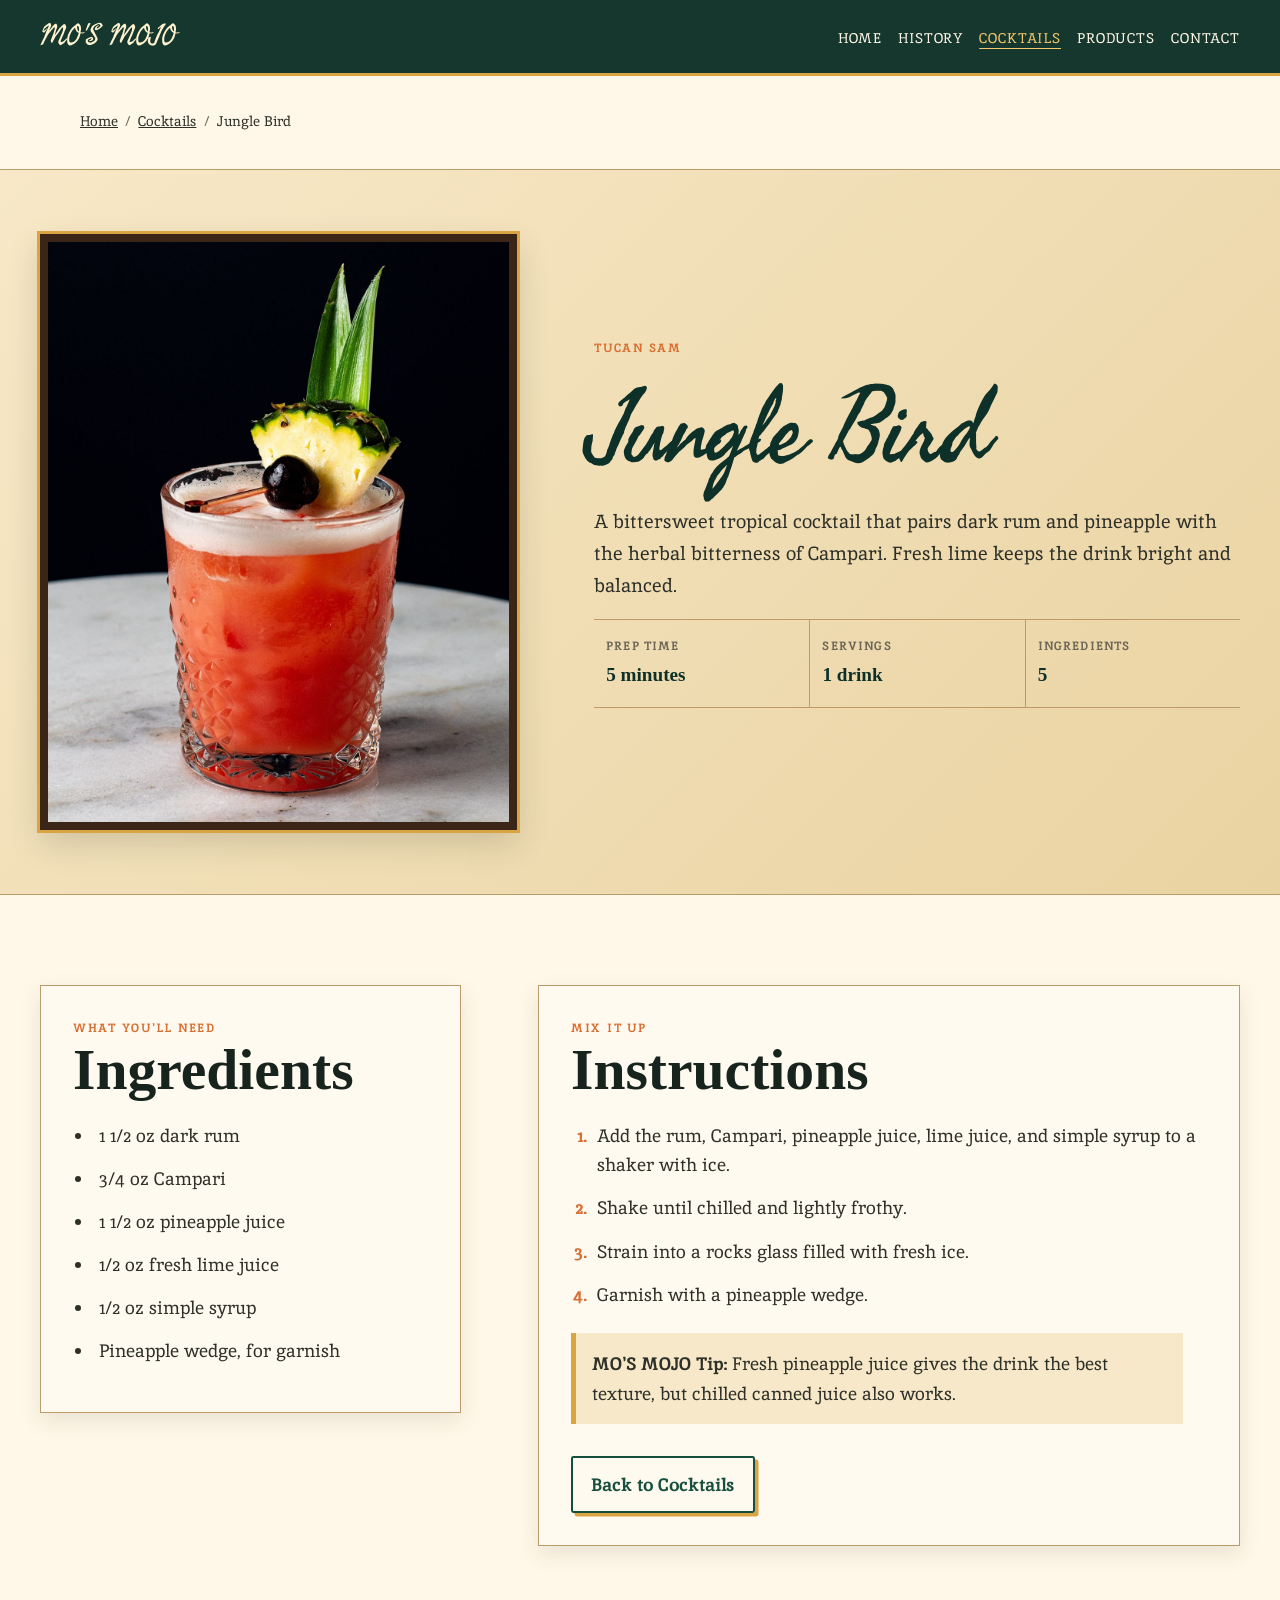
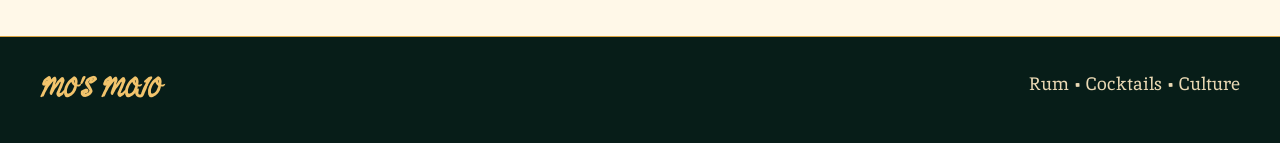
<file: jungle-bird.html>
<!doctype html>
<html lang="en">
<head>
  <meta charset="utf-8">
  <meta name="viewport" content="width=device-width, initial-scale=1">
  <meta name="description" content="Learn how to make a classic Jungle Bird tropical cocktail at home.">
  <title>Jungle Bird Recipe | MO'S MOJO</title>
  <link rel="preconnect" href="https://fonts.googleapis.com">
  <link rel="preconnect" href="https://fonts.gstatic.com" crossorigin>
  <link href="https://fonts.googleapis.com/css2?family=Inika:wght@400;700&family=Seaweed+Script&display=swap" rel="stylesheet">
  <link rel="stylesheet" href="styles.css">
</head>
<body>
  <a class="skip-link" href="#main-content">Skip to main content</a>
  <header class="site-header">
    <div class="wrapper site-nav">
      <a class="site-logo" href="index.html">MO'S MOJO</a>
      <nav aria-label="Main navigation">
        <ul class="site-nav__list">
          <li><a class="site-nav__link" href="index.html">Home</a></li>
          <li><a class="site-nav__link" href="index.html#history">History</a></li>
          <li><a class="site-nav__link" aria-current="page" href="index.html#cocktails">Cocktails</a></li>
          <li><a class="site-nav__link" href="index.html#products">Products</a></li>
          <li><a class="site-nav__link" href="index.html#contact">Contact</a></li>
        </ul>
      </nav>
    </div>
  </header>
  <main id="main-content" class="recipe-main">
    <nav class="wrapper recipe-breadcrumbs" aria-label="Breadcrumb">
      <ol><li><a href="index.html">Home</a></li><li><a href="index.html#cocktails">Cocktails</a></li><li aria-current="page">Jungle Bird</li></ol>
    </nav>
    <section class="recipe-hero">
      <div class="wrapper recipe-hero__grid">
        <img class="recipe-hero__image" src="Images/jungle-bird-800.jpg" alt="Jungle Bird cocktail with pineapple garnish" width="1200" height="1800">
        <div class="flow">
          <p class="eyebrow">Tucan Sam</p>
          <h1 class="recipe-title">Jungle Bird</h1>
          <p class="recipe-description">A bittersweet tropical cocktail that pairs dark rum and pineapple with the herbal bitterness of Campari. Fresh lime keeps the drink bright and balanced.</p>
          <dl class="recipe-meta">
            <div><dt>Prep Time</dt><dd>5 minutes</dd></div>
            <div><dt>Servings</dt><dd>1 drink</dd></div>
            <div><dt>Ingredients</dt><dd>5</dd></div>
          </dl>
        </div>
      </div>
    </section>
    <section class="recipe-body">
      <div class="wrapper recipe-body__grid">
        <div class="recipe-panel">
          <p class="eyebrow">What You'll Need</p>
          <h2>Ingredients</h2>
          <ul class="ingredient-list">
              <li>1 1/2 oz dark rum</li>
              <li>3/4 oz Campari</li>
              <li>1 1/2 oz pineapple juice</li>
              <li>1/2 oz fresh lime juice</li>
              <li>1/2 oz simple syrup</li>
              <li>Pineapple wedge, for garnish</li>
          </ul>
        </div>
        <div class="recipe-panel">
          <p class="eyebrow">Mix It Up</p>
          <h2>Instructions</h2>
          <ol class="instruction-list">
              <li>Add the rum, Campari, pineapple juice, lime juice, and simple syrup to a shaker with ice.</li>
              <li>Shake until chilled and lightly frothy.</li>
              <li>Strain into a rocks glass filled with fresh ice.</li>
              <li>Garnish with a pineapple wedge.</li>
          </ol>
          <p class="recipe-note"><strong>MO'S MOJO Tip:</strong> Fresh pineapple juice gives the drink the best texture, but chilled canned juice also works.</p>
          <p class="recipe-back"><a class="button button--secondary" href="index.html#cocktails">Back to Cocktails</a></p>
        </div>
      </div>
    </section>
  </main>
  <footer class="site-footer"><div class="wrapper footer-layout"><p><strong>MO'S MOJO</strong></p><p>Rum • Cocktails • Culture</p></div></footer>
</body>
</html>
</file>
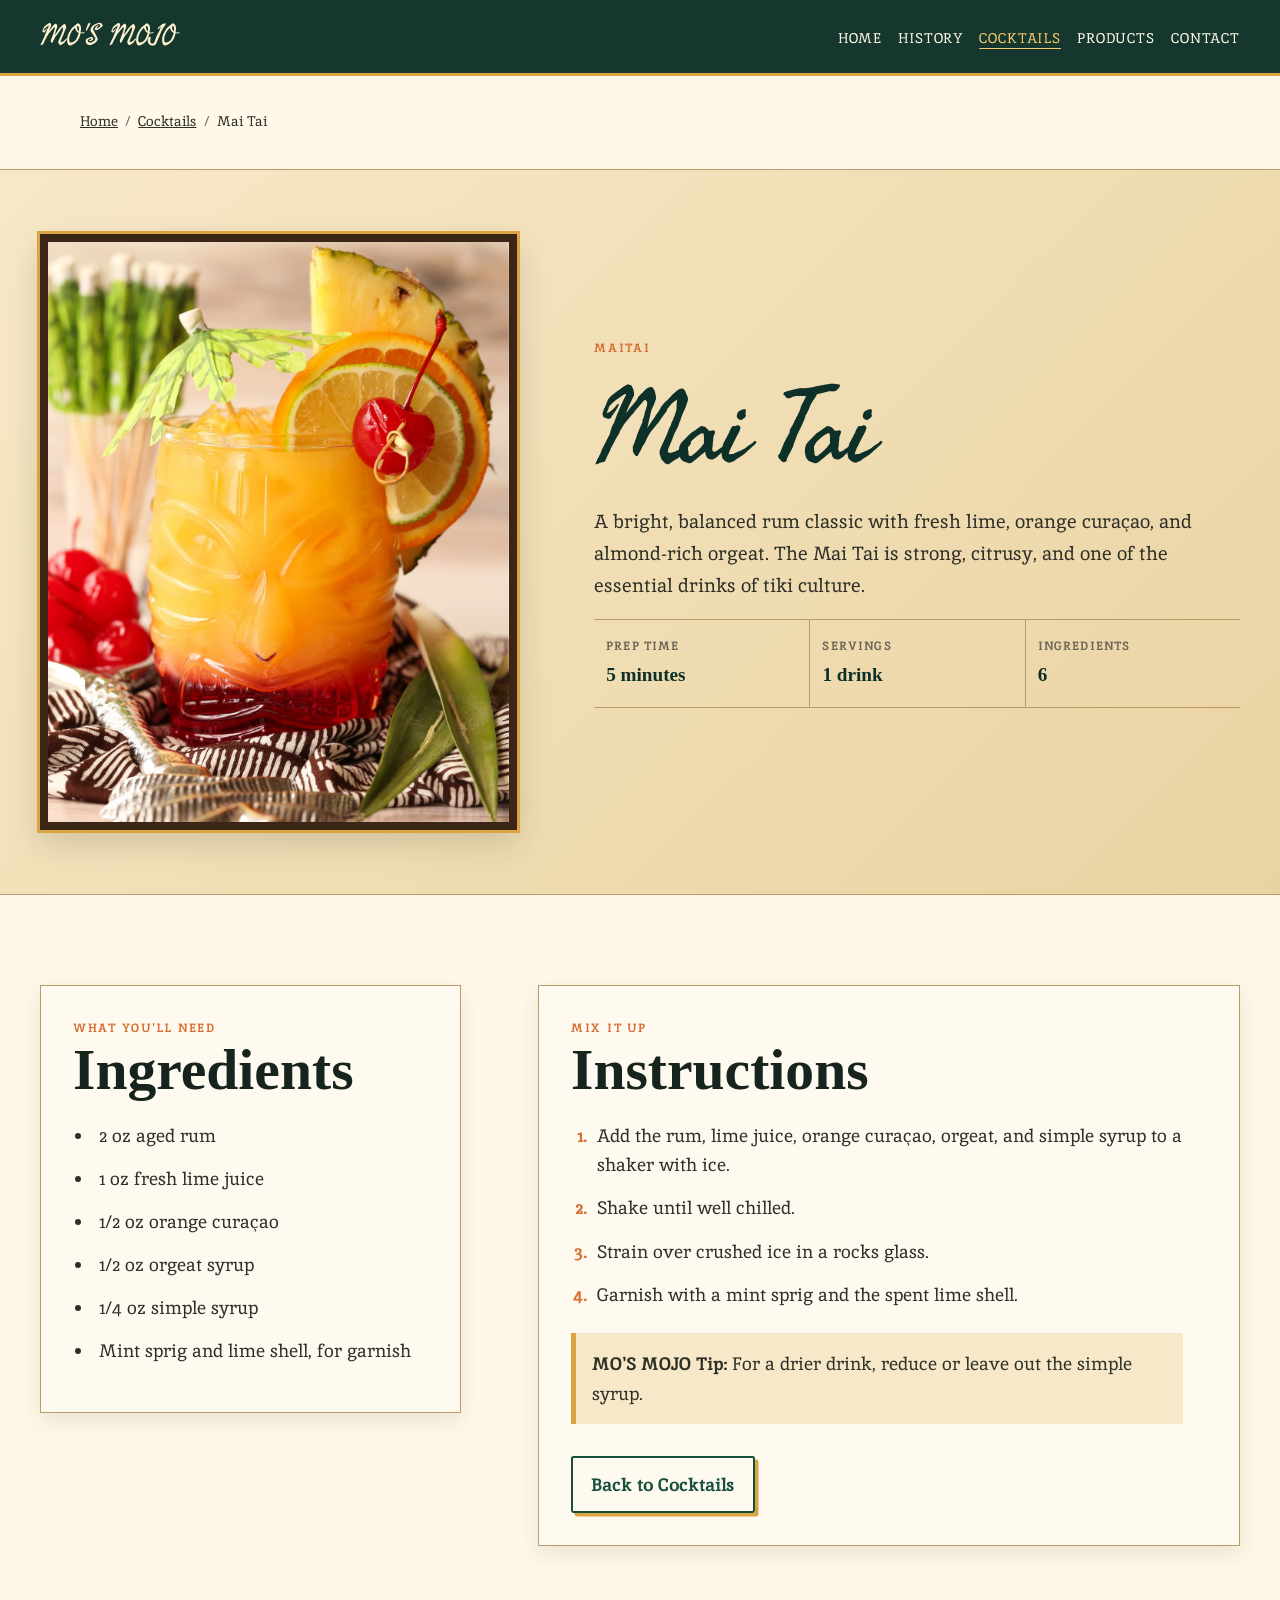
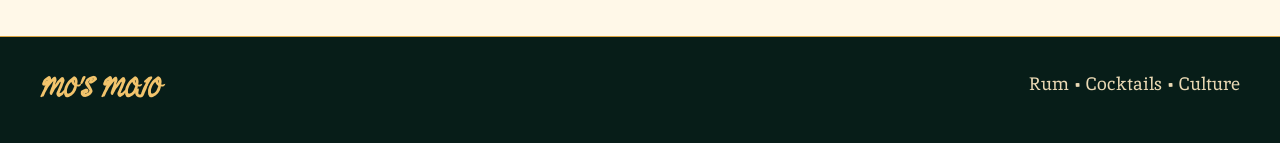
<file: mai-tai.html>
<!doctype html>
<html lang="en">
<head>
  <meta charset="utf-8">
  <meta name="viewport" content="width=device-width, initial-scale=1">
  <meta name="description" content="Learn how to make a classic Mai Tai tropical cocktail at home.">
  <title>Mai Tai Recipe | MO'S MOJO</title>
  <link rel="preconnect" href="https://fonts.googleapis.com">
  <link rel="preconnect" href="https://fonts.gstatic.com" crossorigin>
  <link href="https://fonts.googleapis.com/css2?family=Inika:wght@400;700&family=Seaweed+Script&display=swap" rel="stylesheet">
  <link rel="stylesheet" href="styles.css">
</head>
<body>
  <a class="skip-link" href="#main-content">Skip to main content</a>
  <header class="site-header">
    <div class="wrapper site-nav">
      <a class="site-logo" href="index.html">MO'S MOJO</a>
      <nav aria-label="Main navigation">
        <ul class="site-nav__list">
          <li><a class="site-nav__link" href="index.html">Home</a></li>
          <li><a class="site-nav__link" href="index.html#history">History</a></li>
          <li><a class="site-nav__link" aria-current="page" href="index.html#cocktails">Cocktails</a></li>
          <li><a class="site-nav__link" href="index.html#products">Products</a></li>
          <li><a class="site-nav__link" href="index.html#contact">Contact</a></li>
        </ul>
      </nav>
    </div>
  </header>
  <main id="main-content" class="recipe-main">
    <nav class="wrapper recipe-breadcrumbs" aria-label="Breadcrumb">
      <ol><li><a href="index.html">Home</a></li><li><a href="index.html#cocktails">Cocktails</a></li><li aria-current="page">Mai Tai</li></ol>
    </nav>
    <section class="recipe-hero">
      <div class="wrapper recipe-hero__grid">
        <img class="recipe-hero__image" src="Images/mai-tai-cocktail-feature-800.jpg" alt="Mai Tai cocktail garnished with pineapple and citrus" width="1200" height="1800">
        <div class="flow">
          <p class="eyebrow">Maitai</p>
          <h1 class="recipe-title">Mai Tai</h1>
          <p class="recipe-description">A bright, balanced rum classic with fresh lime, orange curaçao, and almond-rich orgeat. The Mai Tai is strong, citrusy, and one of the essential drinks of tiki culture.</p>
          <dl class="recipe-meta">
            <div><dt>Prep Time</dt><dd>5 minutes</dd></div>
            <div><dt>Servings</dt><dd>1 drink</dd></div>
            <div><dt>Ingredients</dt><dd>6</dd></div>
          </dl>
        </div>
      </div>
    </section>
    <section class="recipe-body">
      <div class="wrapper recipe-body__grid">
        <div class="recipe-panel">
          <p class="eyebrow">What You'll Need</p>
          <h2>Ingredients</h2>
          <ul class="ingredient-list">
              <li>2 oz aged rum</li>
              <li>1 oz fresh lime juice</li>
              <li>1/2 oz orange curaçao</li>
              <li>1/2 oz orgeat syrup</li>
              <li>1/4 oz simple syrup</li>
              <li>Mint sprig and lime shell, for garnish</li>
          </ul>
        </div>
        <div class="recipe-panel">
          <p class="eyebrow">Mix It Up</p>
          <h2>Instructions</h2>
          <ol class="instruction-list">
              <li>Add the rum, lime juice, orange curaçao, orgeat, and simple syrup to a shaker with ice.</li>
              <li>Shake until well chilled.</li>
              <li>Strain over crushed ice in a rocks glass.</li>
              <li>Garnish with a mint sprig and the spent lime shell.</li>
          </ol>
          <p class="recipe-note"><strong>MO'S MOJO Tip:</strong> For a drier drink, reduce or leave out the simple syrup.</p>
          <p class="recipe-back"><a class="button button--secondary" href="index.html#cocktails">Back to Cocktails</a></p>
        </div>
      </div>
    </section>
  </main>
  <footer class="site-footer"><div class="wrapper footer-layout"><p><strong>MO'S MOJO</strong></p><p>Rum • Cocktails • Culture</p></div></footer>
</body>
</html>
</file>
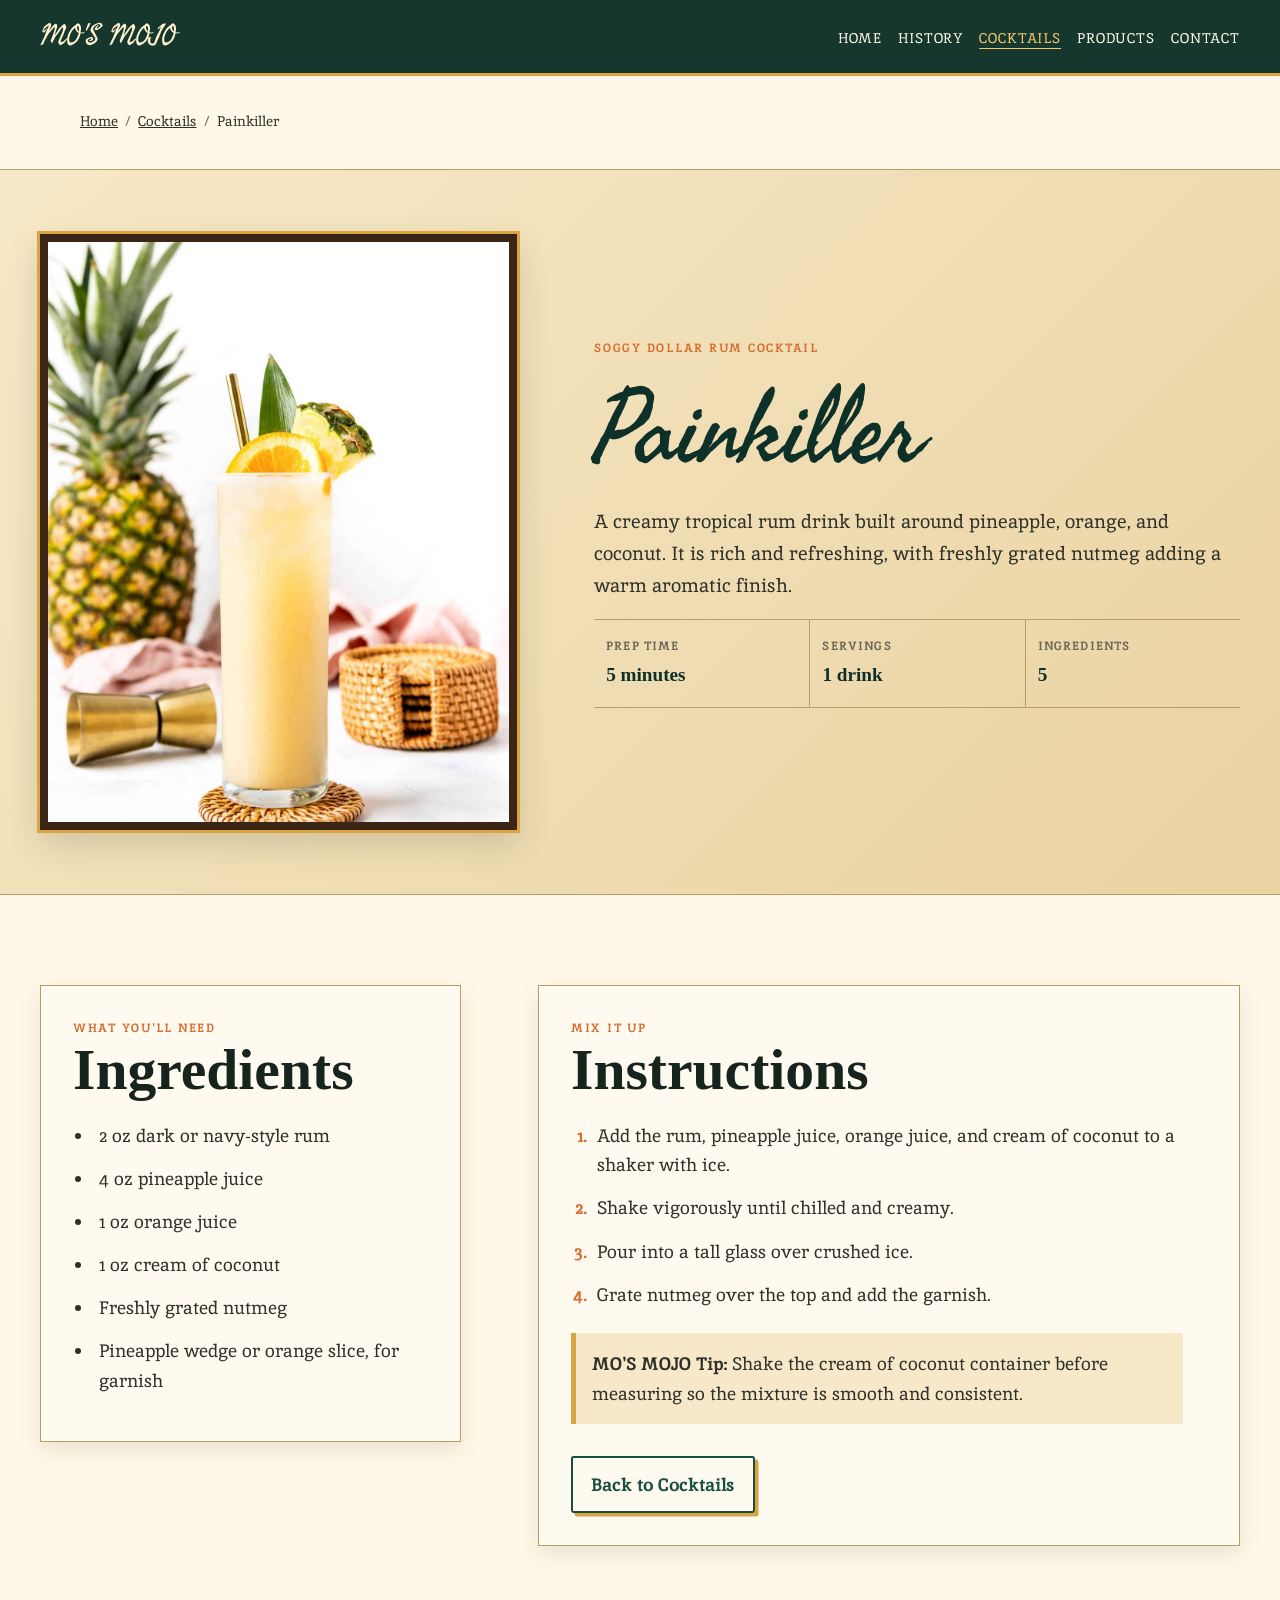
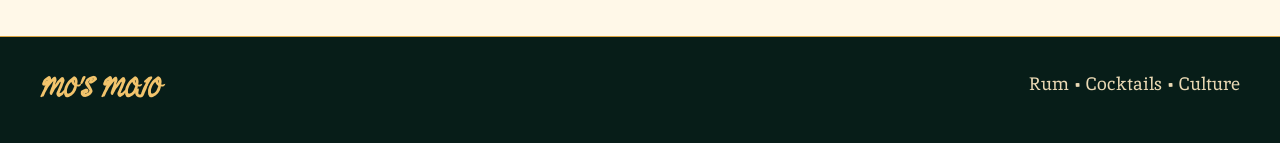
<file: painkiller.html>
<!doctype html>
<html lang="en">
<head>
  <meta charset="utf-8">
  <meta name="viewport" content="width=device-width, initial-scale=1">
  <meta name="description" content="Learn how to make a classic Painkiller tropical cocktail at home.">
  <title>Painkiller Recipe | MO'S MOJO</title>
  <link rel="preconnect" href="https://fonts.googleapis.com">
  <link rel="preconnect" href="https://fonts.gstatic.com" crossorigin>
  <link href="https://fonts.googleapis.com/css2?family=Inika:wght@400;700&family=Seaweed+Script&display=swap" rel="stylesheet">
  <link rel="stylesheet" href="styles.css">
</head>
<body>
  <a class="skip-link" href="#main-content">Skip to main content</a>
  <header class="site-header">
    <div class="wrapper site-nav">
      <a class="site-logo" href="index.html">MO'S MOJO</a>
      <nav aria-label="Main navigation">
        <ul class="site-nav__list">
          <li><a class="site-nav__link" href="index.html">Home</a></li>
          <li><a class="site-nav__link" href="index.html#history">History</a></li>
          <li><a class="site-nav__link" aria-current="page" href="index.html#cocktails">Cocktails</a></li>
          <li><a class="site-nav__link" href="index.html#products">Products</a></li>
          <li><a class="site-nav__link" href="index.html#contact">Contact</a></li>
        </ul>
      </nav>
    </div>
  </header>
  <main id="main-content" class="recipe-main">
    <nav class="wrapper recipe-breadcrumbs" aria-label="Breadcrumb">
      <ol><li><a href="index.html">Home</a></li><li><a href="index.html#cocktails">Cocktails</a></li><li aria-current="page">Painkiller</li></ol>
    </nav>
    <section class="recipe-hero">
      <div class="wrapper recipe-hero__grid">
        <img class="recipe-hero__image" src="Images/painkiller-cocktail-photo-800.jpg" alt="Painkiller cocktail garnished with pineapple and orange" width="1200" height="1800">
        <div class="flow">
          <p class="eyebrow">Soggy Dollar Rum Cocktail</p>
          <h1 class="recipe-title">Painkiller</h1>
          <p class="recipe-description">A creamy tropical rum drink built around pineapple, orange, and coconut. It is rich and refreshing, with freshly grated nutmeg adding a warm aromatic finish.</p>
          <dl class="recipe-meta">
            <div><dt>Prep Time</dt><dd>5 minutes</dd></div>
            <div><dt>Servings</dt><dd>1 drink</dd></div>
            <div><dt>Ingredients</dt><dd>5</dd></div>
          </dl>
        </div>
      </div>
    </section>
    <section class="recipe-body">
      <div class="wrapper recipe-body__grid">
        <div class="recipe-panel">
          <p class="eyebrow">What You'll Need</p>
          <h2>Ingredients</h2>
          <ul class="ingredient-list">
              <li>2 oz dark or navy-style rum</li>
              <li>4 oz pineapple juice</li>
              <li>1 oz orange juice</li>
              <li>1 oz cream of coconut</li>
              <li>Freshly grated nutmeg</li>
              <li>Pineapple wedge or orange slice, for garnish</li>
          </ul>
        </div>
        <div class="recipe-panel">
          <p class="eyebrow">Mix It Up</p>
          <h2>Instructions</h2>
          <ol class="instruction-list">
              <li>Add the rum, pineapple juice, orange juice, and cream of coconut to a shaker with ice.</li>
              <li>Shake vigorously until chilled and creamy.</li>
              <li>Pour into a tall glass over crushed ice.</li>
              <li>Grate nutmeg over the top and add the garnish.</li>
          </ol>
          <p class="recipe-note"><strong>MO'S MOJO Tip:</strong> Shake the cream of coconut container before measuring so the mixture is smooth and consistent.</p>
          <p class="recipe-back"><a class="button button--secondary" href="index.html#cocktails">Back to Cocktails</a></p>
        </div>
      </div>
    </section>
  </main>
  <footer class="site-footer"><div class="wrapper footer-layout"><p><strong>MO'S MOJO</strong></p><p>Rum • Cocktails • Culture</p></div></footer>
</body>
</html>
</file>
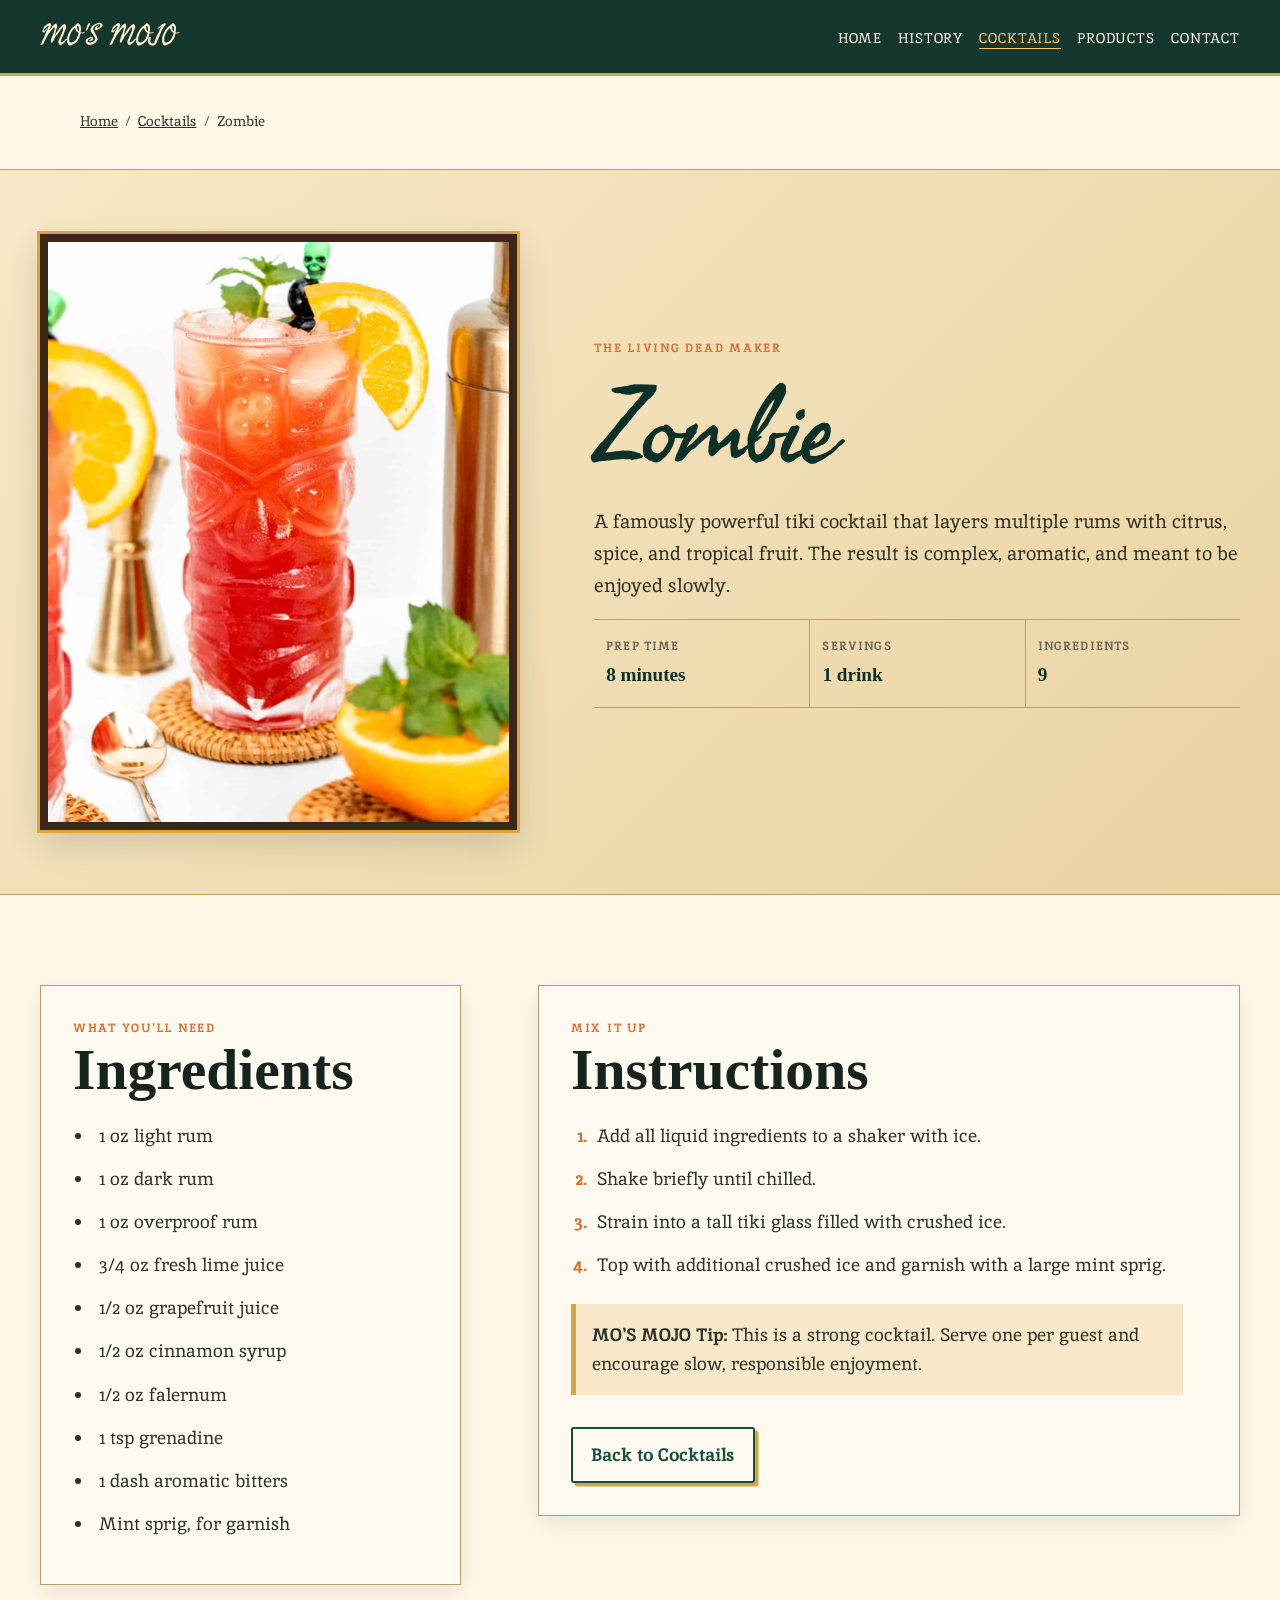
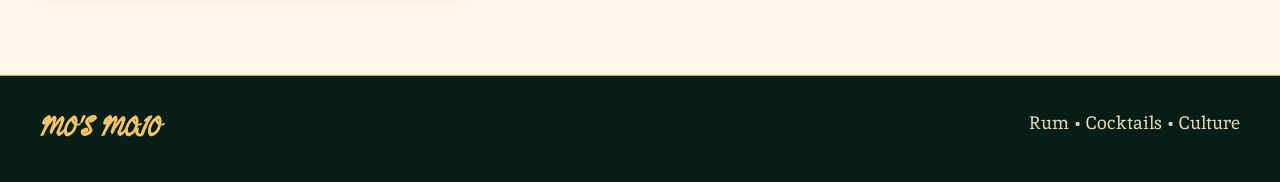
<file: zombie.html>
<!doctype html>
<html lang="en">
<head>
  <meta charset="utf-8">
  <meta name="viewport" content="width=device-width, initial-scale=1">
  <meta name="description" content="Learn how to make a classic Zombie tropical cocktail at home.">
  <title>Zombie Recipe | MO'S MOJO</title>
  <link rel="preconnect" href="https://fonts.googleapis.com">
  <link rel="preconnect" href="https://fonts.gstatic.com" crossorigin>
  <link href="https://fonts.googleapis.com/css2?family=Inika:wght@400;700&family=Seaweed+Script&display=swap" rel="stylesheet">
  <link rel="stylesheet" href="styles.css">
</head>
<body>
  <a class="skip-link" href="#main-content">Skip to main content</a>
  <header class="site-header">
    <div class="wrapper site-nav">
      <a class="site-logo" href="index.html">MO'S MOJO</a>
      <nav aria-label="Main navigation">
        <ul class="site-nav__list">
          <li><a class="site-nav__link" href="index.html">Home</a></li>
          <li><a class="site-nav__link" href="index.html#history">History</a></li>
          <li><a class="site-nav__link" aria-current="page" href="index.html#cocktails">Cocktails</a></li>
          <li><a class="site-nav__link" href="index.html#products">Products</a></li>
          <li><a class="site-nav__link" href="index.html#contact">Contact</a></li>
        </ul>
      </nav>
    </div>
  </header>
  <main id="main-content" class="recipe-main">
    <nav class="wrapper recipe-breadcrumbs" aria-label="Breadcrumb">
      <ol><li><a href="index.html">Home</a></li><li><a href="index.html#cocktails">Cocktails</a></li><li aria-current="page">Zombie</li></ol>
    </nav>
    <section class="recipe-hero">
      <div class="wrapper recipe-hero__grid">
        <img class="recipe-hero__image" src="Images/zombie-cocktail-photo-800.jpg" alt="Red Zombie cocktail served in a tiki glass" width="1200" height="1800">
        <div class="flow">
          <p class="eyebrow">The Living Dead Maker</p>
          <h1 class="recipe-title">Zombie</h1>
          <p class="recipe-description">A famously powerful tiki cocktail that layers multiple rums with citrus, spice, and tropical fruit. The result is complex, aromatic, and meant to be enjoyed slowly.</p>
          <dl class="recipe-meta">
            <div><dt>Prep Time</dt><dd>8 minutes</dd></div>
            <div><dt>Servings</dt><dd>1 drink</dd></div>
            <div><dt>Ingredients</dt><dd>9</dd></div>
          </dl>
        </div>
      </div>
    </section>
    <section class="recipe-body">
      <div class="wrapper recipe-body__grid">
        <div class="recipe-panel">
          <p class="eyebrow">What You'll Need</p>
          <h2>Ingredients</h2>
          <ul class="ingredient-list">
              <li>1 oz light rum</li>
              <li>1 oz dark rum</li>
              <li>1 oz overproof rum</li>
              <li>3/4 oz fresh lime juice</li>
              <li>1/2 oz grapefruit juice</li>
              <li>1/2 oz cinnamon syrup</li>
              <li>1/2 oz falernum</li>
              <li>1 tsp grenadine</li>
              <li>1 dash aromatic bitters</li>
              <li>Mint sprig, for garnish</li>
          </ul>
        </div>
        <div class="recipe-panel">
          <p class="eyebrow">Mix It Up</p>
          <h2>Instructions</h2>
          <ol class="instruction-list">
              <li>Add all liquid ingredients to a shaker with ice.</li>
              <li>Shake briefly until chilled.</li>
              <li>Strain into a tall tiki glass filled with crushed ice.</li>
              <li>Top with additional crushed ice and garnish with a large mint sprig.</li>
          </ol>
          <p class="recipe-note"><strong>MO'S MOJO Tip:</strong> This is a strong cocktail. Serve one per guest and encourage slow, responsible enjoyment.</p>
          <p class="recipe-back"><a class="button button--secondary" href="index.html#cocktails">Back to Cocktails</a></p>
        </div>
      </div>
    </section>
  </main>
  <footer class="site-footer"><div class="wrapper footer-layout"><p><strong>MO'S MOJO</strong></p><p>Rum • Cocktails • Culture</p></div></footer>
</body>
</html>
</file>
<file: styles.css>
@layer reset, base, layout, components, utilities, states, overrides, print;

@layer reset {
  *, *::before, *::after { box-sizing: border-box; }
  body, h1, h2, h3, p, ul, figure { margin: 0; }
  ul { padding: 0; }
  img { display: block; max-inline-size: 100%; block-size: auto; }
  button, input, textarea { font: inherit; }
}

@layer base {
  :root {
    --color-bg: #f2e2bd;
    --color-surface: #fff8e8;
    --color-ink: #17231d;
    --color-text: #2e3028;
    --color-muted: #6d6657;
    --color-primary: #164f3d;
    --color-primary-deep: #0d3028;
    --color-leaf: #527347;
    --color-accent: #d86f32;
    --color-gold: #d9a441;
    --color-border: #b99c69;
    --color-error: #9d2727;
    --font-heading: Georgia, "Times New Roman", serif;
    --font-body: "Inika", Georgia, serif;
    --font-drink: "Seaweed Script", cursive;
    --type-body: clamp(1rem, .96rem + .2vw, 1.125rem);
    --type-h1: clamp(3rem, 9vw, 6.5rem);
    --type-h2: clamp(2rem, 5vw, 3.6rem);
    --type-h3: clamp(1.2rem, 1.1rem + .35vw, 1.4rem);
    --line-body: 1.65;
    --line-heading: 1.08;
    --measure-body: 68ch;
    --space-flow: clamp(.85rem, .7rem + .5vw, 1.25rem);
    --space-xs: .25rem;
    --space-sm: .5rem;
    --space-md: 1rem;
    --space-lg: 2rem;
    --space-xl: clamp(3rem, 7vw, 6rem);
    --radius: .65rem;
    --content-max: 75rem;
    --focus-width: 3px;
    --focus-color: #ffbf47;
    --shadow-card: 0 .8rem 2rem rgb(20 37 29 / .16);
  }

  html { scroll-behavior: smooth; }

  body {
    min-block-size: 100vh;
    background: var(--color-bg);
    color: var(--color-text);
    font-family: var(--font-body);
    font-size: var(--type-body);
    line-height: var(--line-body);
    background-image: radial-gradient(rgb(22 79 61 / .06) 1px, transparent 1px);
    background-size: 18px 18px;
  }

  h1, h2, h3 {
    font-family: var(--font-heading);
    line-height: var(--line-heading);
    color: var(--color-ink);
  }

  h1 { font-size: var(--type-h1); letter-spacing: -.035em; }
  h2 { font-size: var(--type-h2); }
  h3 { font-size: var(--type-h3); }
  p { max-inline-size: var(--measure-body); }
  a { color: inherit; }
  ::selection { background: var(--color-gold); color: var(--color-primary-deep); }
}

@layer layout {
  .wrapper { inline-size: min(100% - 2rem, var(--content-max)); margin-inline: auto; }
  .section { padding-block: var(--space-xl); position: relative; }
  .hero__inner { display: grid; justify-items: start; gap: var(--space-md); max-inline-size: 68rem; position: relative; z-index: 1; }
  .split-layout, .contact-layout { display: grid; gap: clamp(2rem, 6vw, 5rem); align-items: center; }
  .card-grid { display: grid; grid-template-columns: repeat(auto-fit, minmax(min(100%, 16rem), 1fr)); gap: clamp(1rem, 3vw, 2rem); }
  .product-grid { display: grid; grid-template-columns: repeat(auto-fill, minmax(min(100%, 15rem), 1fr)); gap: var(--space-lg); }
  .section-heading { display: grid; grid-template-columns: minmax(0, 1fr) fit-content(14rem); gap: var(--space-md); align-items: end; margin-block-end: var(--space-lg); }
  .form-grid { display: grid; grid-template-columns: repeat(auto-fit, minmax(min(100%, 14rem), 1fr)); gap: var(--space-md); }
  .footer-layout { display: flex; flex-wrap: wrap; justify-content: space-between; gap: var(--space-md); }

  @media (min-width: 46rem) {
    .split-layout { grid-template-columns: minmax(0, 1.05fr) minmax(18rem, .95fr); }
    .contact-layout { grid-template-columns: minmax(0, .8fr) minmax(20rem, 1.2fr); }
  }
}

@layer components {

  .skip-link {
    position: fixed;
    inset-block-start: 0.75rem;
    inset-inline-start: 0.75rem;
    z-index: 100;
    padding: 0.75rem 1rem;
    background: #fff8e8;
    color: #0d3028;
    font-weight: 700;
    text-decoration: none;
    transform: translateY(-200%);
  }

  .skip-link:focus {
    transform: translateY(0);
  }
  .site-header { background: rgb(13 48 40 / .96); color: #fff8e8; border-block-end: 3px solid var(--color-gold); position: sticky; inset-block-start: 0; z-index: 20; backdrop-filter: blur(8px); }
  .site-nav { display: flex; flex-wrap: wrap; justify-content: space-between; align-items: center; gap: var(--space-md); padding-block: .8rem; }
  .site-logo { font-family: var(--font-drink); font-size: 1.8rem; text-decoration: none; color: #fff3cf; }
  .site-nav__list { display: flex; flex-wrap: wrap; gap: .35rem 1rem; list-style: none; }
  .site-nav__link { text-decoration: none; font-size: .9rem; text-transform: uppercase; letter-spacing: .06em; }

  .hero {
    min-block-size: min(48rem, 86svh);
    display: grid;
    align-items: center;
    overflow: hidden;
    color: #fff8e8;
    background: linear-gradient(90deg, rgb(6 28 24 / .95), rgb(15 58 45 / .83) 52%, rgb(20 65 49 / .5)), linear-gradient(135deg, #123c31, #081d19);
    border-block-end: .55rem solid var(--color-gold);
  }

  .hero::after {
    content: "";
    position: absolute;
    inset: auto -6rem -9rem auto;
    inline-size: clamp(18rem, 45vw, 38rem);
    aspect-ratio: 1;
    border: 2.2rem solid rgb(217 164 65 / .12);
    border-radius: 50%;
    box-shadow: 0 0 0 2.2rem rgb(216 111 50 / .08), 0 0 0 4.4rem rgb(255 248 232 / .04);
  }

  .hero-pattern { position: absolute; inset: 0; opacity: .16; background-image: repeating-linear-gradient(60deg, transparent 0 24px, #f2e2bd 25px 27px, transparent 28px 52px); pointer-events: none; }
  .hero h1 { color: #fff8e8; max-inline-size: 11ch; text-shadow: 0 .12em 0 rgb(0 0 0 / .18); }
  .hero p:not(.eyebrow):not(.hero__script) { font-size: clamp(1rem, 2vw, 1.25rem); max-inline-size: 48rem; }
  .hero__script { font-family: var(--font-drink); font-size: clamp(2rem, 5vw, 4rem); color: #f2b64d; line-height: .9; transform: rotate(-2deg); }
  .eyebrow { font-size: .78rem; font-weight: 700; letter-spacing: .14em; text-transform: uppercase; color: var(--color-accent); }
  .hero .eyebrow { color: #f5c86e; }

  .tiki-divider { min-block-size: 2.1rem; display: flex; justify-content: center; align-items: center; gap: 1.2rem; color: var(--color-primary-deep); background: var(--color-gold); border-block: 4px double var(--color-primary-deep); letter-spacing: .35em; }
  .tiki-divider::before, .tiki-divider::after { content: ""; inline-size: min(18vw, 9rem); block-size: 2px; background: currentColor; }
  .tiki-divider--dark { color: #f2d08a; background: var(--color-primary-deep); border-color: var(--color-gold); }

  .section--history { background: linear-gradient(135deg, #f7e8c7, #ead3a2); }
  .section-icon { inline-size: clamp(2.75rem, 5vw, 4rem); block-size: auto; color: var(--color-primary); }
  .section--history::before { content: "HISTORY"; position: absolute; inset: 1rem 2vw auto auto; font-family: var(--font-heading); font-weight: 700; font-size: clamp(4rem, 12vw, 10rem); line-height: 1; color: rgb(22 79 61 / .045); pointer-events: none; }
  .split-layout picture { display: block; inline-size: 100%; }
  .media-image { inline-size: 100%; aspect-ratio: 4 / 3; object-fit: cover; border-radius: .25rem; border: .65rem solid #3a2517; outline: 3px solid var(--color-gold); box-shadow: var(--shadow-card); transform: rotate(1deg); }

  .video-section { margin-block-start: clamp(2rem, 5vw, 4rem); }
  .video-container { inline-size: 100%; max-inline-size: 56rem; aspect-ratio: 16 / 9; overflow: hidden; background: var(--color-primary-deep); border: .4rem solid #3a2517; outline: 3px solid var(--color-gold); box-shadow: var(--shadow-card); }
  .video-container iframe { display: block; inline-size: 100%; block-size: 100%; border: 0; }

  .section--cocktails { background: var(--color-primary-deep); color: #f8edcf; }
  .section--cocktails h2 { color: #fff6dd; }
  .section--cocktails .eyebrow { color: #f2b64d; }
  .section-intro { margin-block-start: .55rem; color: inherit; opacity: .82; }

  .card-shell { container: card / inline-size; }
  .card { --card-padding: .65rem; --card-background: #fff7e4; display: grid; gap: var(--space-md); block-size: 100%; padding: var(--card-padding); background: var(--card-background); border: 2px solid var(--color-gold); border-radius: .25rem; box-shadow: var(--shadow-card); position: relative; overflow: hidden; transition: transform .2s ease, box-shadow .2s ease; }
  .card::after { content: ""; position: absolute; inset: .45rem; border: 1px solid rgb(22 79 61 / .22); pointer-events: none; }
  .card__image { inline-size: 100%; aspect-ratio: 4 / 5; object-fit: cover; border-radius: .15rem; }
  .card__content { display: grid; align-content: start; gap: var(--space-sm); padding: .35rem .55rem .75rem; position: relative; z-index: 1; }
  .card .eyebrow { color: var(--color-accent); }
  .card h3 { font-family: var(--font-drink); font-size: clamp(2rem, 7cqi, 3rem); font-weight: 400; line-height: 1; color: var(--color-primary-deep); }
  .card p { color: #4b473d; }

  @container card (min-width: 34rem) {
    .card { grid-template-columns: minmax(10rem, .9fr) minmax(0, 1.1fr); align-items: center; }
    .card__image { aspect-ratio: 1 / 1; }
  }

  .section--products { background: #efe0bd; }
  .product-card { display: grid; grid-template-rows: auto auto 1fr auto; gap: var(--space-sm); padding: 1rem; background: #fffaf0; border: 1px solid var(--color-border); border-block-start: .45rem solid var(--color-accent); border-radius: var(--radius); box-shadow: 0 .5rem 1.3rem rgb(50 37 20 / .1); }
  .product-card__image { display: block; inline-size: 100%; aspect-ratio: 4 / 3; object-fit: contain; padding: var(--space-sm); background: #fff; border-radius: calc(var(--radius) - .2rem); }

  .button { display: inline-block; inline-size: fit-content; padding: .72rem 1.15rem; border: 2px solid var(--color-primary); border-radius: .15rem; background: var(--color-primary); color: #fff; font-weight: 700; text-decoration: none; cursor: pointer; box-shadow: .22rem .22rem 0 var(--color-gold); }
  .hero .button { background: var(--color-accent); border-color: #f3b46b; box-shadow: .3rem .3rem 0 #0b241e; }
  .button--secondary { background: transparent; color: var(--color-primary); }
  .text-link { justify-self: end; font-weight: 700; text-decoration-thickness: 2px; text-underline-offset: .25em; }
  .section--cocktails .text-link { color: #f5c86e; }

  .section--contact { color: #f8edcf; background: linear-gradient(145deg, #173d32, #0d2b24); border-block-start: .45rem solid var(--color-gold); }
  .section--contact h2 { color: #fff6dd; }
  .section--contact .eyebrow { color: #f2b64d; }
  .form-instructions { font-weight: 700; color: var(--color-primary-deep); }
  .form { display: grid; gap: var(--space-md); padding: clamp(1.25rem, 4vw, 2.2rem); background: #fff7e4; color: var(--color-text); border: 3px double var(--color-gold); border-radius: .25rem; box-shadow: var(--shadow-card); }
  .form-field { display: grid; gap: var(--space-sm); }
  .form-field label { font-weight: 700; color: var(--color-primary-deep); }
  .form-field input, .form-field textarea { inline-size: 100%; padding: .75rem; border: 1px solid var(--color-border); border-radius: .2rem; background: #fffdf7; color: var(--color-text); }
  .form-field textarea { resize: vertical; }

  .site-footer { padding-block: var(--space-lg); color: #ead9b4; background: #071d18; border-block-start: 1px solid var(--color-gold); }
  .site-footer strong { font-family: var(--font-drink); font-size: 1.6rem; color: #f2c46c; }
}

@layer utilities {
  .flow > * + * { margin-block-start: var(--space-flow); }
  .text-center { text-align: center; }
  .full-width { inline-size: 100%; }
}

@layer states {
  .site-nav__link:hover, .button:hover, .text-link:hover { text-decoration: underline; }
  .card:hover { transform: translateY(-.25rem) rotate(-.25deg); box-shadow: 0 1rem 2.4rem rgb(0 0 0 / .25); }
  :focus-visible { outline: var(--focus-width) solid var(--focus-color); outline-offset: 4px; }
  .site-nav__link[aria-current="page"] { color: #f5c86e; text-decoration: underline; text-underline-offset: .35em; }
  .form-field input:user-invalid, .form-field textarea:user-invalid { border-color: var(--color-error); }
}

@layer overrides {
  @media (max-width: 38rem) {
    .site-nav { align-items: flex-start; }
    .site-nav__list { inline-size: 100%; }
    .section-heading { grid-template-columns: 1fr; align-items: start; }
    .text-link { justify-self: start; }
    .hero { min-block-size: 42rem; }
    .media-image { transform: none; }
  }

  @media (prefers-reduced-motion: reduce) {
    html { scroll-behavior: auto; }
    *, *::before, *::after { animation-duration: .01ms !important; animation-iteration-count: 1 !important; transition-duration: .01ms !important; }
    .card:hover { transform: none; }
  }

  @media (prefers-contrast: more) {
    :root { --color-border: currentColor; }
    .button { border-width: 3px; }
  }

  @supports not (container-type: inline-size) {
    .card-shell { container: normal; }
    .card { grid-template-columns: 1fr; }
  }
}

@layer print {
  @media print {
    .site-header, .button, .text-link, .hero-pattern, .tiki-divider, .video-container { display: none; }
    body { background: #fff; color: #000; font-size: 12pt; }
    .hero, .section--cocktails, .section--contact { background: #fff; color: #000; min-block-size: auto; }
  }
}

@layer components {
  .recipe-main { background: var(--color-surface); }
  .recipe-breadcrumbs { padding-block: 1.25rem; font-size: .9rem; }
  .recipe-breadcrumbs ol { display: flex; flex-wrap: wrap; gap: .45rem; list-style: none; }
  .recipe-breadcrumbs li + li::before { content: "/"; margin-inline-end: .45rem; color: var(--color-muted); }
  .recipe-hero { padding-block: clamp(1.5rem, 5vw, 4rem); background: linear-gradient(135deg, #f7e8c7, #ead3a2); border-block: 1px solid var(--color-border); }
  .recipe-hero__grid { display: grid; gap: clamp(2rem, 6vw, 5rem); align-items: center; }
  .recipe-hero__image { inline-size: 100%; max-block-size: 42rem; aspect-ratio: 4 / 5; object-fit: cover; border: .55rem solid #3a2517; outline: 3px solid var(--color-gold); box-shadow: var(--shadow-card); }
  .recipe-title { font-family: var(--font-drink); font-size: clamp(3.5rem, 9vw, 6.5rem); font-weight: 400; color: var(--color-primary-deep); }
  .recipe-description { font-size: clamp(1rem, 2vw, 1.2rem); }
  .recipe-meta { display: grid; grid-template-columns: repeat(3, minmax(0, 1fr)); margin-block-start: var(--space-lg); border-block: 1px solid var(--color-border); }
  .recipe-meta div { padding: 1rem .75rem; }
  .recipe-meta div + div { border-inline-start: 1px solid var(--color-border); }
  .recipe-meta dt { font-size: .72rem; font-weight: 700; letter-spacing: .1em; text-transform: uppercase; color: var(--color-muted); }
  .recipe-meta dd { margin: .25rem 0 0; font-family: var(--font-heading); font-size: 1.2rem; font-weight: 700; color: var(--color-primary-deep); }
  .recipe-body { padding-block: var(--space-xl); }
  .recipe-body__grid { display: grid; gap: clamp(2rem, 6vw, 5rem); align-items: start; }
  .recipe-panel { padding: clamp(1.25rem, 4vw, 2rem); background: #fffaf0; border: 1px solid var(--color-border); box-shadow: 0 .5rem 1.3rem rgb(50 37 20 / .1); }
  .recipe-panel h2 { margin-block-end: 1.25rem; }
  .ingredient-list, .instruction-list { padding-inline-start: 1.3rem; }
  .ingredient-list li, .instruction-list li { margin-block-end: .85rem; padding-inline-start: .35rem; }
  .instruction-list li::marker { font-weight: 700; color: var(--color-accent); }
  .recipe-note { margin-block-start: 1.5rem; padding: 1rem; border-inline-start: .35rem solid var(--color-gold); background: #f6e8c8; }
  .recipe-back { margin-block-start: 2rem; }
  @media (min-width: 48rem) {
    .recipe-hero__grid { grid-template-columns: minmax(16rem, .85fr) minmax(0, 1.15fr); }
    .recipe-body__grid { grid-template-columns: minmax(16rem, .75fr) minmax(0, 1.25fr); }
  }
}

@layer overrides {
  @media (max-width: 34rem) {
    .recipe-meta { grid-template-columns: 1fr; }
    .recipe-meta div + div { border-inline-start: 0; border-block-start: 1px solid var(--color-border); }
  }
}


/* Theme control */
@layer components {
  .theme-toggle {
    display: inline-flex;
    align-items: center;
    gap: 0.45rem;
    padding: 0.55rem 0.75rem;
    border: 2px solid var(--color-gold);
    border-radius: 999px;
    background: transparent;
    color: #fff8e8;
    font-weight: 700;
    cursor: pointer;
  }

  .theme-toggle:hover {
    background: rgb(255 255 255 / 0.08);
  }

  .theme-toggle__icon {
    font-size: 1.1rem;
    line-height: 1;
  }
}

/* Dark theme */
@layer overrides {
  html[data-theme="dark"] {
    --color-bg: #081c18;
    --color-surface: #102a23;
    --color-ink: #fff6dd;
    --color-text: #f2ead8;
    --color-muted: #d1c5ae;
    --color-primary: #78aa8b;
    --color-primary-deep: #061612;
    --color-leaf: #8eb27c;
    --color-accent: #f28b4b;
    --color-gold: #e4b85c;
    --color-border: #826f4c;
    --color-error: #ff8c8c;
  }

  html[data-theme="dark"] body {
    background-color: var(--color-bg);
    background-image: radial-gradient(rgb(242 226 189 / 0.05) 1px, transparent 1px);
  }

  html[data-theme="dark"] .section--history,
  html[data-theme="dark"] .recipe-hero {
    background: linear-gradient(135deg, #18382f, #102820);
  }

  html[data-theme="dark"] .section--products {
    background: #102a23;
  }

  html[data-theme="dark"] .product-card,
  html[data-theme="dark"] .card,
  html[data-theme="dark"] .recipe-panel {
    background: #17362d;
    color: var(--color-text);
  }

  html[data-theme="dark"] .card p {
    color: #eee5d1;
  }

  html[data-theme="dark"] .card h3,
  html[data-theme="dark"] .recipe-title,
  html[data-theme="dark"] .recipe-meta dd,
  html[data-theme="dark"] .recipe-panel h2 {
    color: #fff6dd;
  }

  html[data-theme="dark"] .recipe-note {
    background: #213e34;
  }

  html[data-theme="dark"] .button--secondary {
    color: #fff6dd;
    border-color: var(--color-gold);
  }

  html[data-theme="dark"] .product-card__image {
    background: #f5f0e4;
  }

  html[data-theme="dark"] .form {
    background: #17362d;
    color: var(--color-text);
  }

  html[data-theme="dark"] .form-instructions,
  html[data-theme="dark"] .form-field label {
    color: #fff6dd;
  }

  html[data-theme="dark"] .form-field input,
  html[data-theme="dark"] .form-field textarea {
    background: #0d241e;
    color: #fff6dd;
    border-color: #9d875e;
  }
}
</file>
